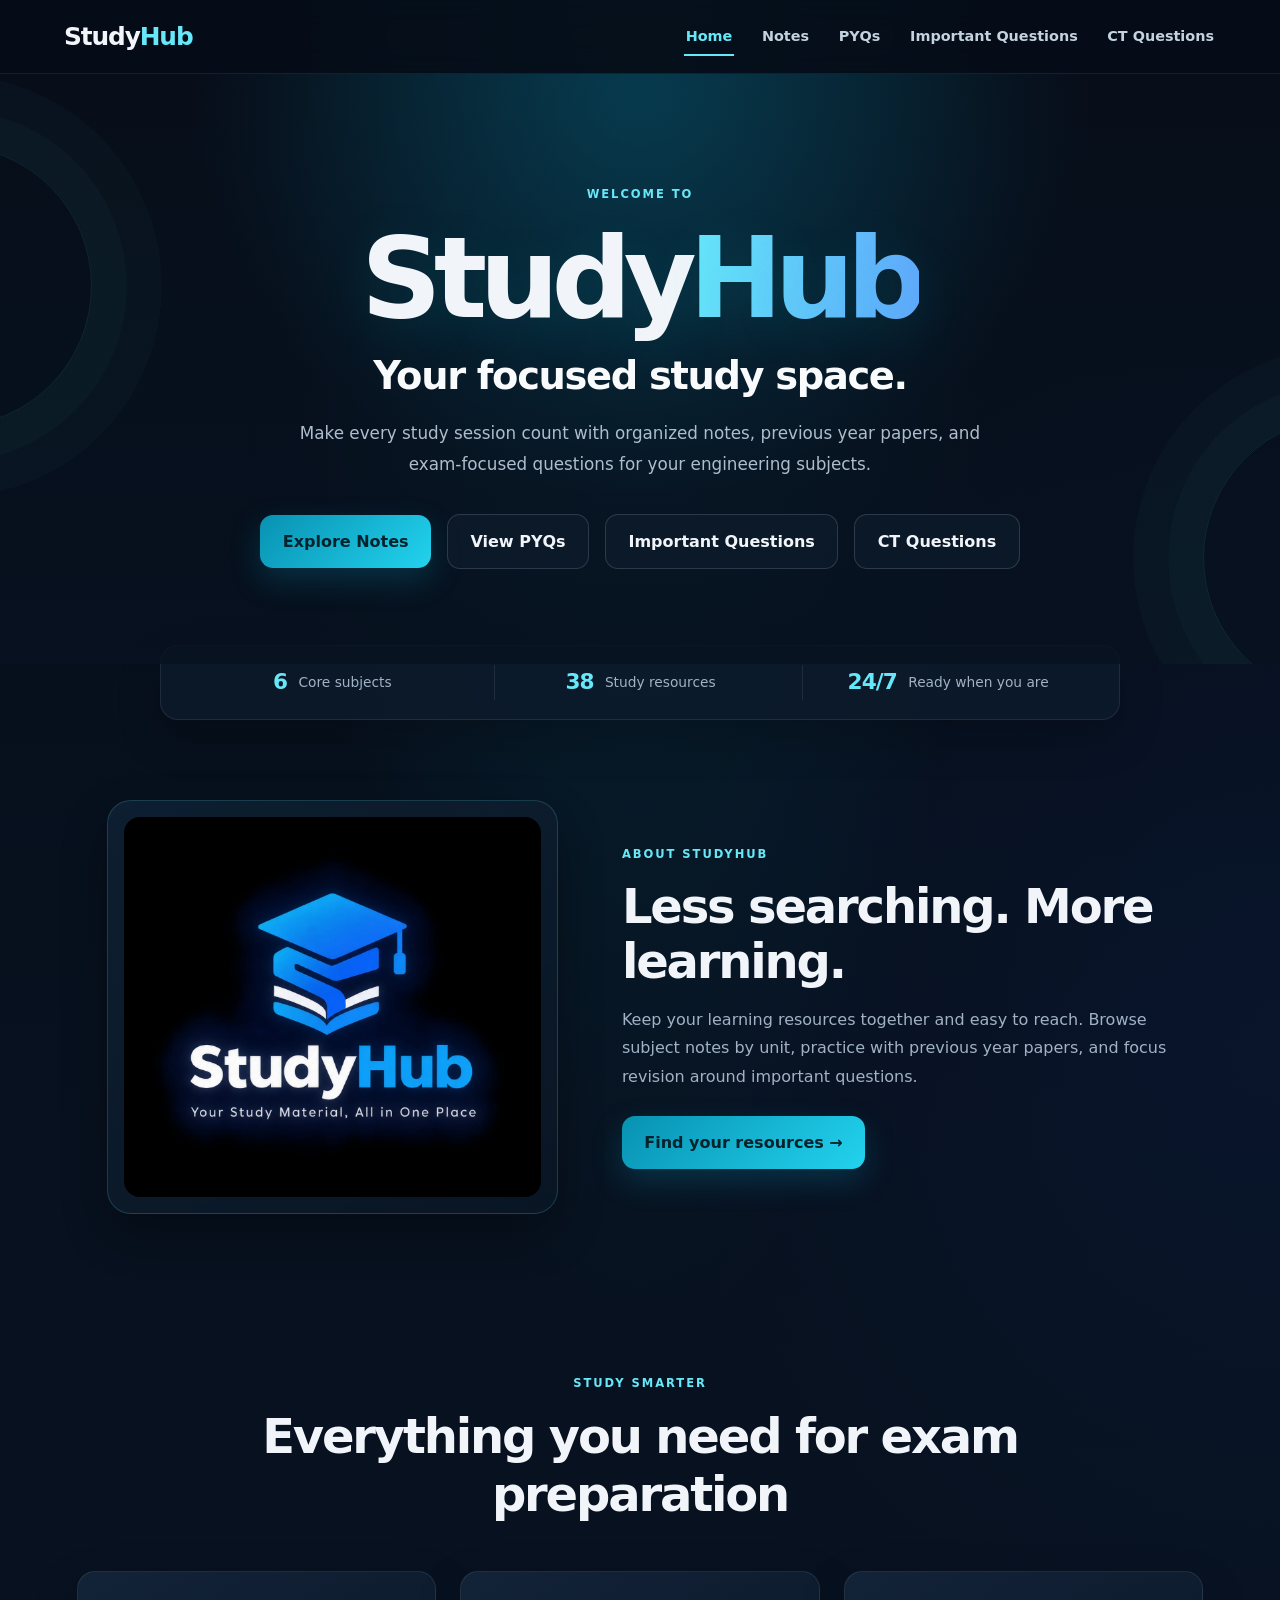
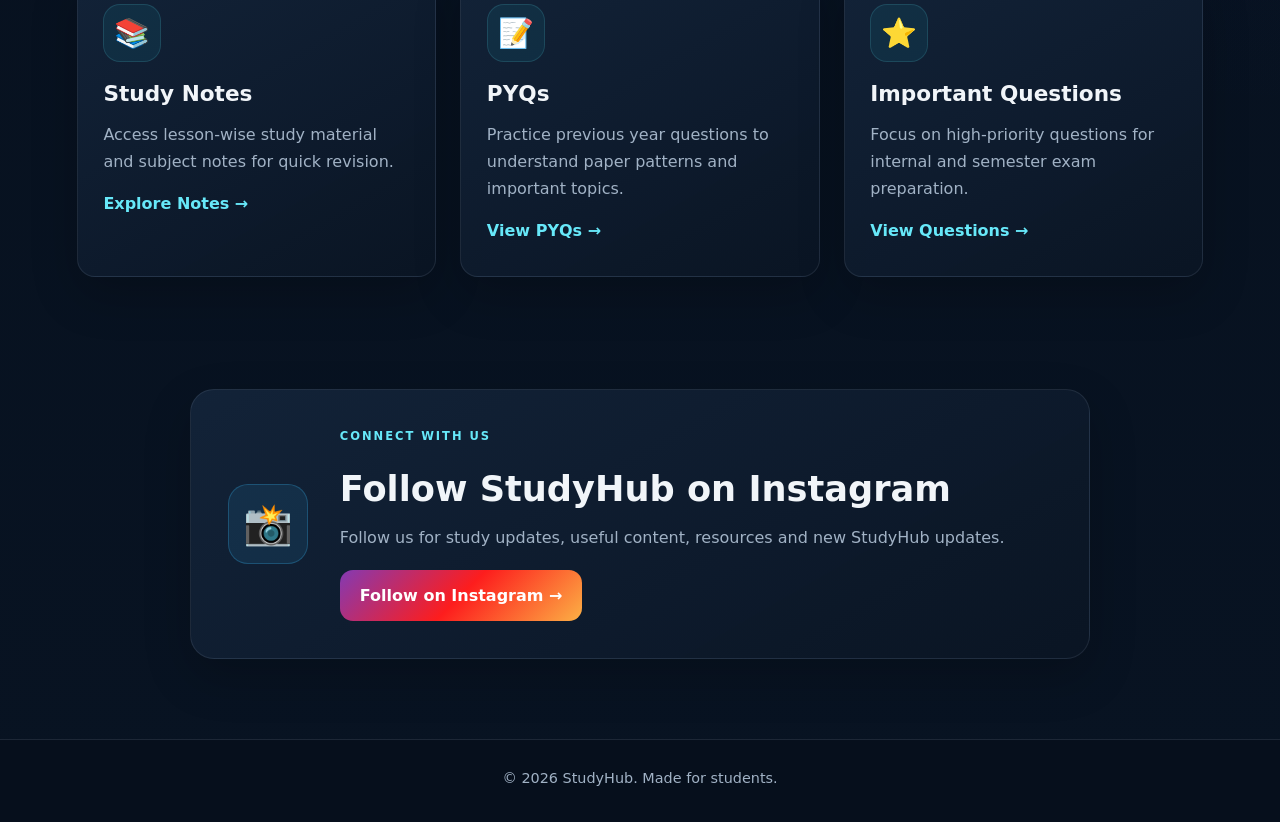
<file: index.html>
<!DOCTYPE html>
<html lang="en">
<head>
    <meta charset="UTF-8">
    <meta name="viewport" content="width=device-width, initial-scale=1.0">
    <meta name="description" content="Study smarter with organized engineering notes, previous year question papers, and exam-focused questions in one place.">
    <meta name="theme-color" content="#07111f">

    <title>StudyHub | Your focused study space</title>

    <link rel="stylesheet" href="css/style.css">
</head>

<body>

    <header class="navbar">
        <div class="logo">
            Study<span>Hub</span>
        </div>

        <nav>
            <a href="index.html" class="active">Home</a>
            <a href="notes.html">Notes</a>
            <a href="pyqs.html">PYQs</a>
            <a href="important-questions.html">Important Questions</a>
            <a href="ct-questions.html">CT Questions</a>
        </nav>
    </header>


    <main>

        <section class="hero">

            <div class="hero-content">

                <p class="small-heading">WELCOME TO</p>

                <h1>
                    Study<span>Hub</span>
                </h1>

                <h2>
                    Your focused study space.
                </h2>

                <p class="hero-text">
                    Make every study session count with organized notes,
                    previous year papers, and exam-focused questions for
                    your engineering subjects.
                </p>

                <div class="hero-buttons">
                    <a href="notes.html" class="primary-button">
                        Explore Notes
                    </a>

                    <a href="pyqs.html" class="secondary-button">
                        View PYQs
                    </a>

                    <a href="important-questions.html" class="secondary-button">
                        Important Questions
                    </a>

                    <a href="ct-questions.html" class="secondary-button">
                        CT Questions
                    </a>
                </div>

            </div>

        </section>

        <section class="stats-strip" aria-label="StudyHub resource overview">
            <div class="stat-item">
                <strong>6</strong>
                <span>Core subjects</span>
            </div>
            <div class="stat-item">
                <strong>38</strong>
                <span>Study resources</span>
            </div>
            <div class="stat-item">
                <strong>24/7</strong>
                <span>Ready when you are</span>
            </div>
        </section>

        <section class="about-studyhub">

            <div class="about-image">

                <div class="photo-placeholder">
                    <img src="img/img.jpeg" alt="StudyHub study space">
                    
                </div>

            </div>

            <div class="about-content">

                <p class="eyebrow">ABOUT STUDYHUB</p>

                <h2>
                    Less searching. More learning.
                </h2>

                <p>
                    Keep your learning resources together and easy to reach.
                    Browse subject notes by unit, practice with previous year
                    papers, and focus revision around important questions.
                </p>

                <a href="notes.html" class="primary-button">
                    Find your resources →
                </a>

            </div>

        </section>

        <section class="features">

            <div class="section-heading">

                <p class="eyebrow">
                    STUDY SMARTER
                </p>

                <h2>
                    Everything you need for exam preparation
                </h2>

            </div>


            <div class="feature-container">

                <article class="feature-card">

                    <div class="feature-icon">
                        📚
                    </div>

                    <h3>
                        Study Notes
                    </h3>

                    <p>
                        Access lesson-wise study material and subject notes
                        for quick revision.
                    </p>

                    <a href="notes.html">
                        Explore Notes →
                    </a>

                </article>


             
                <article class="feature-card">

                    <div class="feature-icon">
                        📝
                    </div>

                    <h3>
                        PYQs
                    </h3>

                    <p>
                        Practice previous year questions to understand
                        paper patterns and important topics.
                    </p>

                    <a href="pyqs.html">
                        View PYQs →
                    </a>

                </article>


                <article class="feature-card">

                    <div class="feature-icon">
                        ⭐
                    </div>

                    <h3>
                        Important Questions
                    </h3>

                    <p>
                        Focus on high-priority questions for internal
                        and semester exam preparation.
                    </p>

                    <a href="important-questions.html">
                        View Questions →
                    </a>

                </article>

            </div>

        </section>


       
        <section class="instagram-section">

            <div class="instagram-card">

                <div class="instagram-icon">
                    📸
                </div>

                <div class="instagram-content">

                    <p class="eyebrow">
                        CONNECT WITH US
                    </p>

                    <h2>
                        Follow StudyHub on Instagram
                    </h2>

                    <p>
                        Follow us for study updates, useful content,
                        resources and new StudyHub updates.
                    </p>

                    <a
                        href="https://www.instagram.com/web__developer__paid/"
                        target="_blank"
                        rel="noopener noreferrer"
                        class="instagram-button"
                    >
                        Follow on Instagram →
                    </a>

                </div>

            </div>

        </section>

    </main>

    <footer>

        <p>
            © <span id="year"></span> StudyHub.
            Made for students.
        </p>

    </footer>


    <script src="script.js"></script>

</body>
</html>
</file>
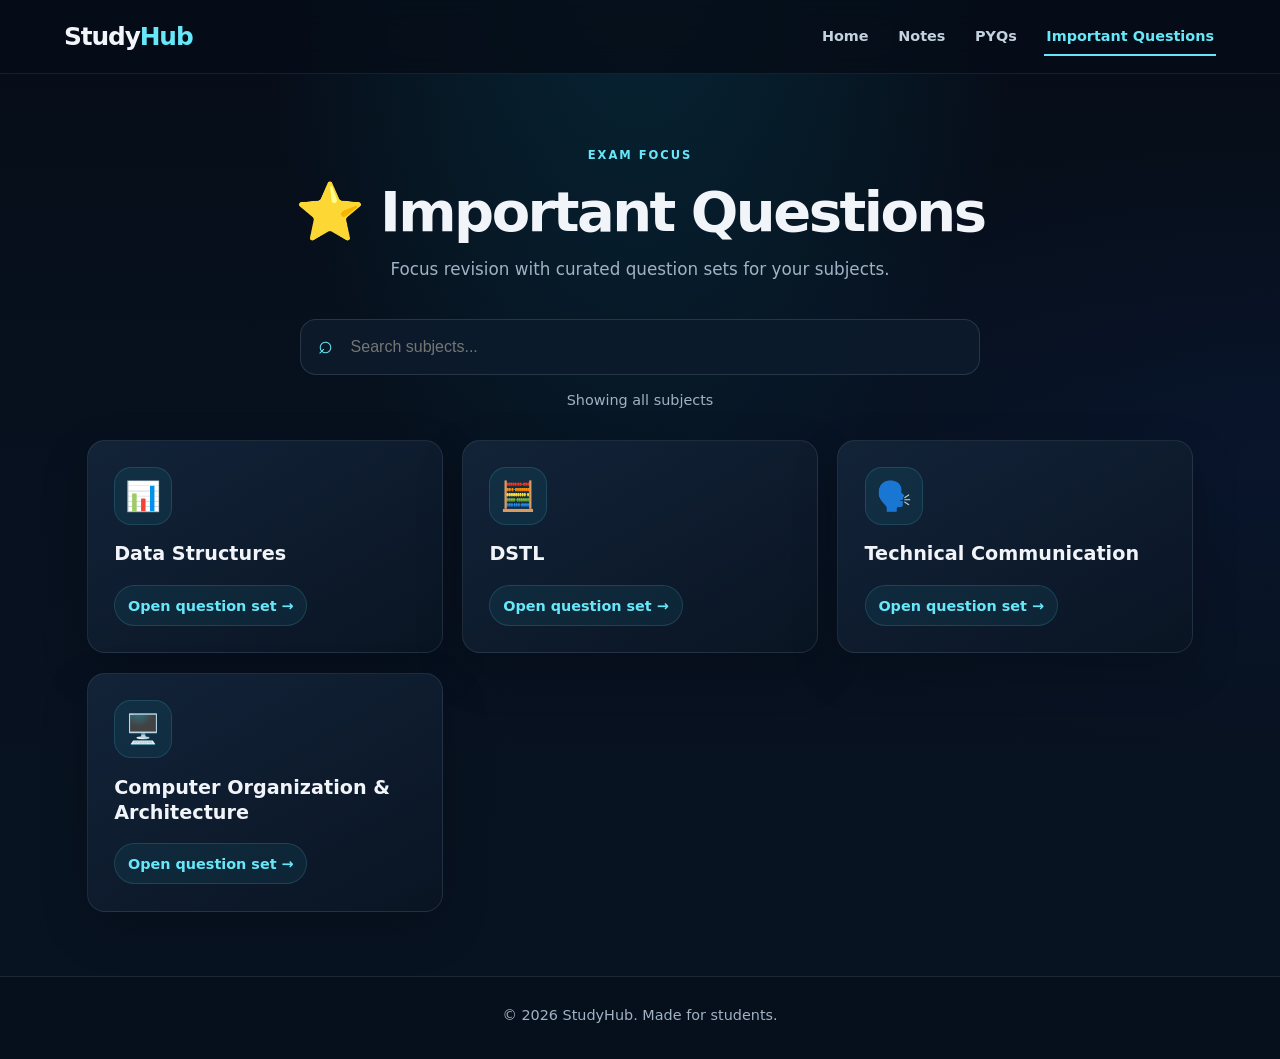
<file: important-questions.html>
<!DOCTYPE html>
<html lang="en">
<head>
    <meta charset="UTF-8">
    <meta name="viewport" content="width=device-width, initial-scale=1.0">
    <meta name="description" content="Review high-priority engineering exam questions, organized by subject.">
    <meta name="theme-color" content="#07111f">
    <title>StudyHub | Important Questions</title>
    <link rel="stylesheet" href="css/style.css">
</head>
<body>
    <header class="navbar">
        <div class="logo">Study<span>Hub</span></div>

        <nav>
            <a href="index.html">Home</a>
            <a href="notes.html">Notes</a>
            <a href="pyqs.html">PYQs</a>
            <a href="important-questions.html" class="active">Important Questions</a>
        </nav>

    </header>

    <main>
        <section class="page-shell">
            <div class="page-heading">
                <p class="eyebrow">EXAM FOCUS</p>
                <h1>⭐ Important Questions</h1>
                <p>Focus revision with curated question sets for your subjects.</p>
            </div>

            <div class="search-wrap">
                <label class="visually-hidden" for="subjectSearch">Search important questions</label>
                <input id="subjectSearch" type="search" placeholder="Search subjects..." autocomplete="off">
            </div>
            <p class="resource-count" id="resourceCount" aria-live="polite">Showing all subjects</p>

            <div class="subject-grid">

                <article class="subject-card" data-search="data structures algorithms arrays trees graphs">
                    <div class="subject-icon">📊</div>
                    <h2>Data Structures</h2>
                    <ul class="unit-list">
                        <li><a href="important%20question/Data%20Structure/DS%20imp%20questions.pdf" target="_blank" rel="noopener noreferrer">Open question set →</a></li>
                        
                    </ul>
                </article>

                <article class="subject-card" data-search="dstl discrete structures theory logic mathematics">
                    <div class="subject-icon">🧮</div>
                    <h2>DSTL</h2>
                    <ul class="unit-list">
                        <li><a href="important%20question/DSTL/DSTL%20imp%20questions.pdf" target="_blank" rel="noopener noreferrer">Open question set →</a></li>
                    </ul>
                    
                </article>

                <article class="subject-card" data-search="technical communication writing presentation">
                    <div class="subject-icon">🗣️</div>
                    <h2>Technical Communication</h2>
                    <ul class="unit-list">
                        <li><a href="important%20question/Technical%20Communication/Technical%20Communication%20imp%20questions.pdf" target="_blank" rel="noopener noreferrer">Open question set →</a></li>
                    </ul>
                </article>

                <article class="subject-card" data-search="computer organization architecture coa cpu memory">
                    <div class="subject-icon">🖥️</div>
                    <h2>Computer Organization &amp; Architecture</h2>
                    <ul class="unit-list">
                        <li><a href="important%20question/COA/COA%20imp%20questions.pdf" target="_blank" rel="noopener noreferrer">Open question set →</a></li>
                    </ul>
                </article>
                <p class="empty-state" id="emptyState" hidden>No subjects match that search. Try another keyword.</p>
            </div>
        </section>
    </main>

    <footer>
        <p>© <span id="year"></span> StudyHub. Made for students.</p>
    </footer>

    <script src="script.js"></script>
</body>
</html>
</file>
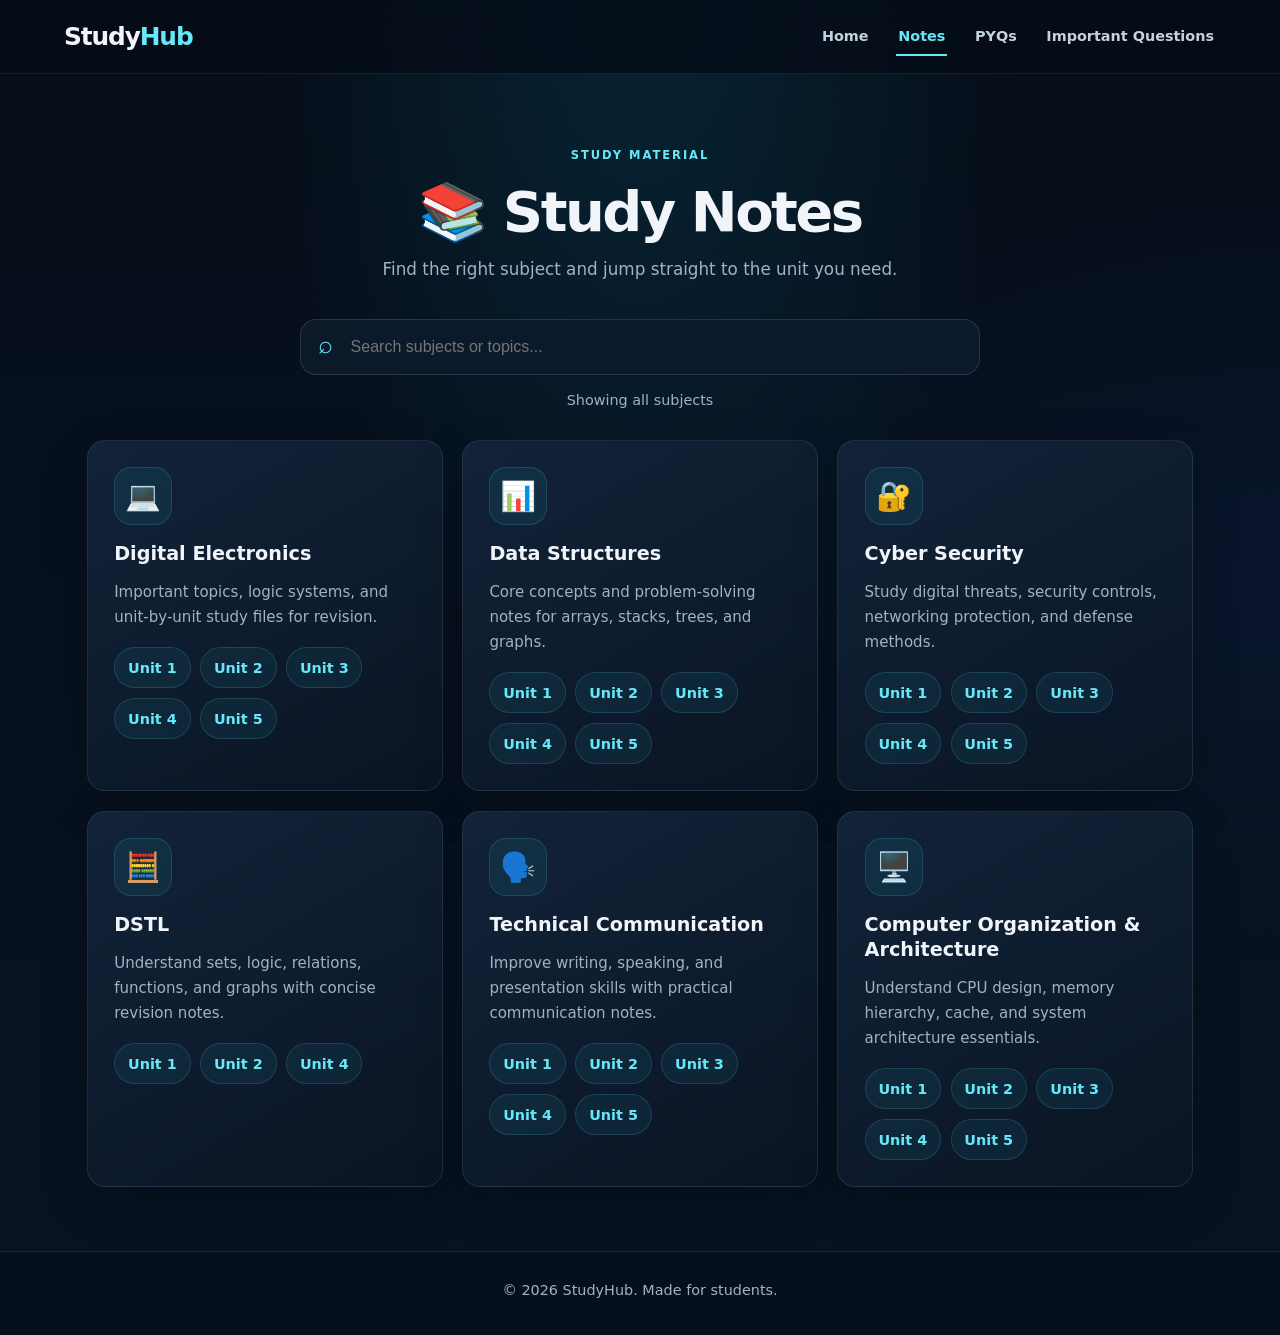
<file: notes.html>
<!DOCTYPE html>
<html lang="en">
<head>
    <meta charset="UTF-8">
    <meta name="viewport" content="width=device-width, initial-scale=1.0">
    <meta name="description" content="Browse engineering subject notes, organized by unit for easy review and revision.">
    <meta name="theme-color" content="#07111f">
    <title>StudyHub | Notes</title>
    <link rel="stylesheet" href="css/style.css">
</head>
<body>
    <header class="navbar">
        <div class="logo">Study<span>Hub</span></div>

        <nav>
            <a href="index.html">Home</a>
            <a href="notes.html" class="active">Notes</a>
            <a href="pyqs.html">PYQs</a>
            <a href="important-questions.html">Important Questions</a>
        </nav>

    </header>

    <main>
        <section class="page-shell">
            <div class="page-heading">
                <p class="eyebrow">STUDY MATERIAL</p>
                <h1>📚 Study Notes</h1>
                <p class="page-text">
                    Find the right subject and jump straight to the unit you need.
                </p>
            </div>

            <div class="search-wrap">
                <label class="visually-hidden" for="subjectSearch">Search study notes</label>
                <input id="subjectSearch" type="search" placeholder="Search subjects or topics..." autocomplete="off">
            </div>
            <p class="resource-count" id="resourceCount" aria-live="polite">Showing all subjects</p>

            <div class="subject-grid">
                <article class="subject-card" data-search="digital electronics number systems logic gates combinational circuits sequential circuits">
                    <div class="subject-icon">💻</div>
                    <h2>Digital Electronics</h2>
                    <p>Important topics, logic systems, and unit-by-unit study files for revision.</p>
                    <ul class="unit-list">
                        <li><a href="notes/Digital%20Electronics/DE%20Unit%201.pdf"> Unit 1</a></li>
                        <li><a href="notes/Digital%20Electronics/DE%20Unit%202.pdf"> Unit 2</a></li>
                        <li><a href="notes/Digital%20Electronics/DE%20Unit%203.pdf">Unit 3</a></li>
                        <li><a href="notes/Digital%20Electronics/DE%20Unit%204.pdf">Unit 4</a></li>
                        <li><a href="notes/Digital%20Electronics/DE%20Unit%205.pdf"">Unit 5</a></li>
                    </ul>
                </article>

                <article class="subject-card" data-search="data structures arrays stacks queues trees graphs sorting">
                    <div class="subject-icon">📊</div>
                    <h2>Data Structures</h2>
                    <p>Core concepts and problem-solving notes for arrays, stacks, trees, and graphs.</p>
                    <ul class="unit-list">
                        <li><a href="notes/data%20structure/DS%20Unit%201.pdf" target="_blank" rel="noopener noreferrer" download="DS Unit 1.pdf">Unit 1</a></li>
                        <li><a href="notes/data%20structure/DS%20Unit%202%20.pdf" target="_blank" rel="noopener noreferrer" download="DS Unit 2.pdf">Unit 2</a></li>
                        <li><a href="notes/data%20structure/DS%20Unit%203.pdf" target="_blank" rel="noopener noreferrer">Unit 3</a></li>
                        <li><a href="notes/data%20structure/DS%20Unit%204.pdf" target="_blank" rel="noopener noreferrer">Unit 4</a></li>
                        <li><a href="notes/data%20structure/DS%20Unit%205.pdf" target="_blank" rel="noopener noreferrer">Unit 5</a></li>
                    </ul>
                </article>

                <article class="subject-card" data-search="cyber security cryptography network attacks malware access control">
                    <div class="subject-icon">🔐</div>
                    <h2>Cyber Security</h2>
                    <p>Study digital threats, security controls, networking protection, and defense methods.</p>
                    <ul class="unit-list">
                        <li><a href="notes/Cyber%20Security/Cyber%20Security%20Unit%201.pdf" target="_blank" rel="noreferrer">Unit 1</a></li>
                        <li><a href="notes/Cyber%20Security/Cyber%20Security%20Unit%202.pdf" target="_blank" rel="noreferrer">Unit 2</a></li>
                        <li><a href="notes/Cyber%20Security/Cyber%20Security%20Unit%203.pdf" target="_blank" rel="noreferrer">Unit 3</a></li>
                        <li><a href="notes/Cyber%20Security/Cyber%20Security%20Unit%204.pdf" target="_blank" rel="noreferrer">Unit 4</a></li>
                        <li><a href="notes/Cyber%20Security/Cyber%20Security%20Unit%205.pdf" target="_blank" rel="noreferrer">Unit 5</a></li>
                    </ul>
                </article>

                <article class="subject-card" data-search="discrete mathematics set relations logic graph theory functions">
                    <div class="subject-icon">🧮</div>
                    <h2>DSTL</h2>
                    <p>Understand sets, logic, relations, functions, and graphs with concise revision notes.</p>
                    <ul class="unit-list">
                        <li><a href="notes/DSTL/DSTL%20Unit%201.pdf" target="_blank" rel="noreferrer">Unit 1</a></li>
                        <li><a href="notes/DSTL/DSTL%20Unit%202.pdf" target="_blank" rel="noreferrer">Unit 2</a></li>
                        <li><a href="notes/DSTL/DSTL%20Unit%204.pdf" target="_blank" rel="noreferrer">Unit 4</a></li>
                    </ul>
                </article>

                <article class="subject-card" data-search="technical communication resume report presentation correspondence writing">
                    <div class="subject-icon">🗣️</div>
                    <h2>Technical Communication</h2>
                    <p>Improve writing, speaking, and presentation skills with practical communication notes.</p>
                    <ul class="unit-list">
                        <li><a href="notes/technical%20communication/TC%20Unit%201.pdf" target="_blank" rel="noopener noreferrer">Unit 1</a></li>
                        <li><a href="notes/technical%20communication/TC%20Unit%202.pdf" target="_blank" rel="noopener noreferrer">Unit 2</a></li>
                        <li><a href="notes/technical%20communication/TC%20Unit%203.pdf" target="_blank" rel="noopener noreferrer">Unit 3</a></li>
                        <li><a href="notes/technical%20communication/TC%20Unit%204.pdf" target="_blank" rel="noopener noreferrer">Unit 4</a></li>
                        <li><a href="notes/technical%20communication/TC%20Unit%205.pdf" target="_blank" rel="noopener noreferrer">Unit 5</a></li>
                    </ul>
                </article>

                <article class="subject-card" data-search="computer organization architecture cpu memory cache input output">
                    <div class="subject-icon">🖥️</div>
                    <h2>Computer Organization &amp; Architecture</h2>
                    <p>Understand CPU design, memory hierarchy, cache, and system architecture essentials.</p>
                    <ul class="unit-list">
                        <li><a href="notes/COA/COA%20Unit%201.pdf" target="_blank" rel="noreferrer">Unit 1</a></li>
                        <li><a href="notes/COA/COA%20Unit%202.pdf" target="_blank" rel="noreferrer">Unit 2</a></li>
                        <li><a href="notes/COA/COA%20Unit%203.pdf" target="_blank" rel="noreferrer">Unit 3</a></li>
                        <li><a href="notes/COA/COA%20Unit%204.pdf" target="_blank" rel="noreferrer">Unit 4</a></li>
                        <li><a href="notes/COA/COA%20Unit%205.pdf" target="_blank" rel="noreferrer">Unit 5</a></li>
                    </ul>
                </article>
                <p class="empty-state" id="emptyState" hidden>No subjects match that search. Try another keyword.</p>
            </div>
        </section>
    </main>

    <footer>
        <p>© <span id="year"></span> StudyHub. Made for students.</p>
    </footer>

    <script src="script.js"></script>
</body>
</html>
</file>
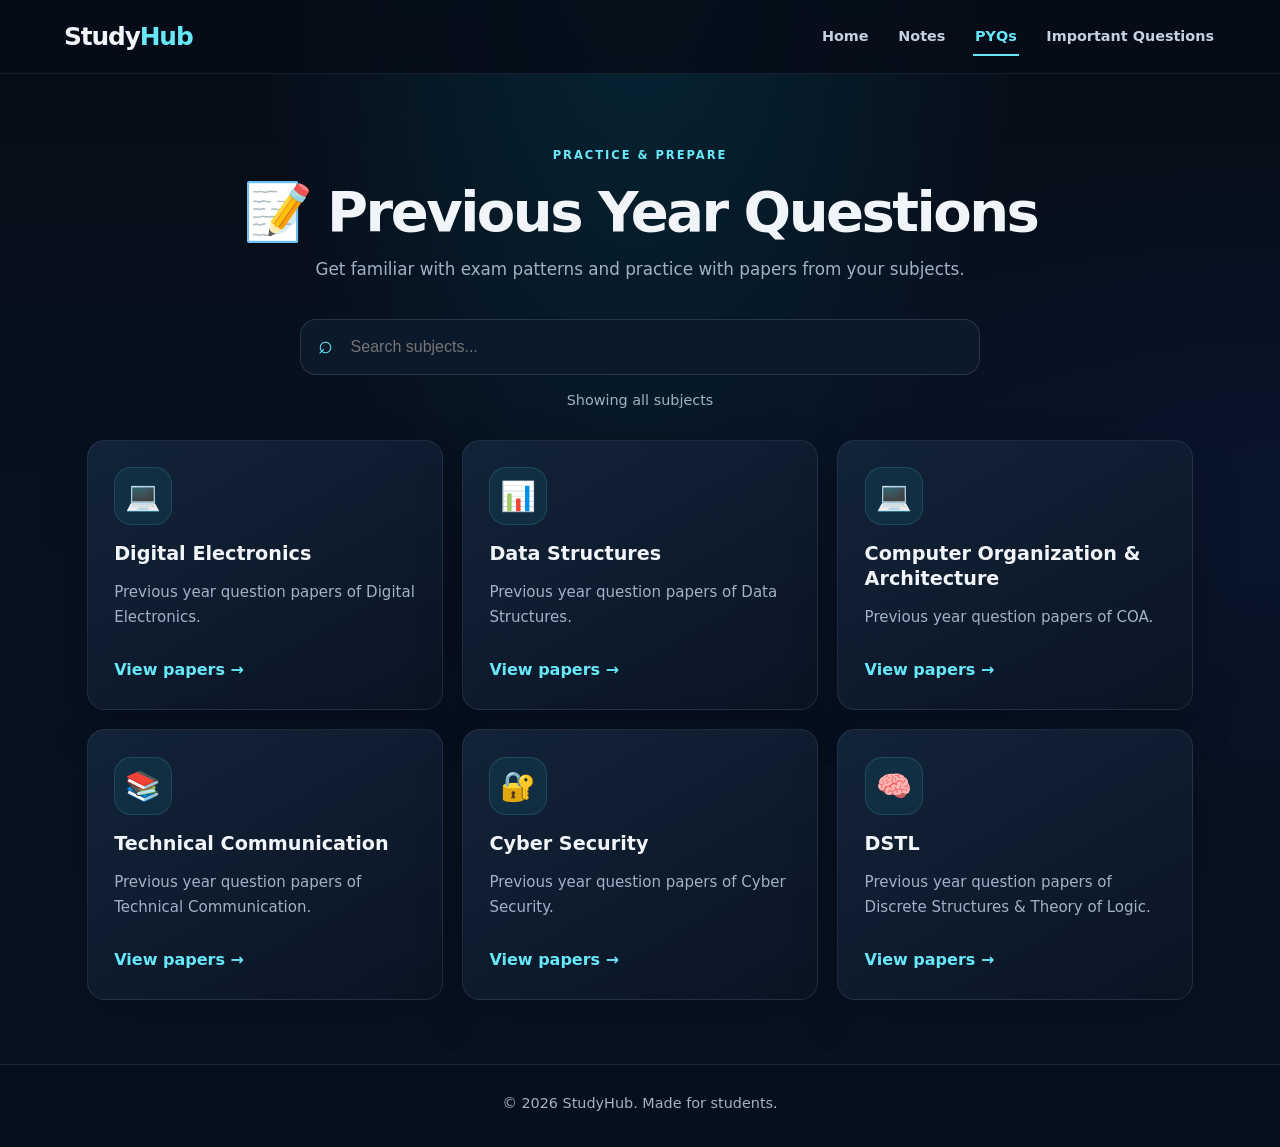
<file: pyqs.html>
<!DOCTYPE html>
<html lang="en">
<head>
    <meta charset="UTF-8">
    <meta name="viewport" content="width=device-width, initial-scale=1.0">
    <meta name="description" content="Practice with previous year question papers for StudyHub engineering subjects.">
    <meta name="theme-color" content="#07111f">
    <title>StudyHub | Previous Year Questions</title>
    <link rel="stylesheet" href="css/style.css">
</head>
<body>
    <header class="navbar">
        <div class="logo">Study<span>Hub</span></div>
        <nav>
            <a href="index.html">Home</a>
            <a href="notes.html">Notes</a>
            <a href="pyqs.html" class="active">PYQs</a>
            <a href="important-questions.html">Important Questions</a>
        </nav>
    </header>

    <main>
        <section class="page-shell">
            <div class="page-heading">
                <p class="eyebrow">PRACTICE &amp; PREPARE</p>
                <h1>📝 Previous Year Questions</h1>
                <p class="page-text">Get familiar with exam patterns and practice with papers from your subjects.</p>
            </div>

            <div class="search-wrap">
                <label class="visually-hidden" for="subjectSearch">Search previous year papers</label>
                <input id="subjectSearch" type="search" placeholder="Search subjects..." autocomplete="off">
            </div>
            <p class="resource-count" id="resourceCount" aria-live="polite">Showing all subjects</p>

            <div class="subject-cards">
                <a href="pyqs/Digital%20Electronics/Digital%20Electronics%20pyqs.pdf" class="subject-card" data-search="digital electronics logic gates circuits" target="_blank" rel="noopener noreferrer">
                    <div class="subject-icon">💻</div>
                    <h2>Digital Electronics</h2>
                    <p>Previous year question papers of Digital Electronics.</p>
                    <span class="view-subject">View papers →</span>
                </a>

                <a href="pyqs/Data%20Structure/Data%20Structure%20pyqs.pdf" class="subject-card" data-search="data structures algorithms arrays trees graphs" target="_blank" rel="noopener noreferrer">
                    <div class="subject-icon">📊</div>
                    <h2>Data Structures</h2>
                    <p>Previous year question papers of Data Structures.</p>
                    <span class="view-subject">View papers →</span>
                </a>

                <a href="pyqs/COA/COA%20pyqs.pdf" class="subject-card" data-search="computer organization architecture coa cpu memory" target="_blank" rel="noopener noreferrer">
                    <div class="subject-icon">💻</div>
                    <h2>Computer Organization &amp; Architecture</h2>
                    <p>Previous year question papers of COA.</p>
                    <span class="view-subject">View papers →</span>
                </a>

                <a href="pyqs/Technical%20Communication/Technical%20Communication%20pyqs.pdf" class="subject-card" data-search="technical communication writing presentation" target="_blank" rel="noopener noreferrer">
                    <div class="subject-icon">📚</div>
                    <h2>Technical Communication</h2>
                    <p>Previous year question papers of Technical Communication.</p>
                    <span class="view-subject">View papers →</span>
                </a>

                <a href="pyqs/Cyber%20Security/Cyber%20Security%20pyqs.pdf" class="subject-card" data-search="cyber security cybersecurity cryptography network" target="_blank" rel="noopener noreferrer">
                    <div class="subject-icon">🔐</div>
                    <h2>Cyber Security</h2>
                    <p>Previous year question papers of Cyber Security.</p>
                    <span class="view-subject">View papers →</span>
                </a>

                <a href="pyqs/DSTL/DSTL%20pyqs.pdf" class="subject-card" data-search="dstl discrete structures theory logic mathematics" target="_blank" rel="noopener noreferrer">
                    <div class="subject-icon">🧠</div>
                    <h2>DSTL</h2>
                    <p>Previous year question papers of Discrete Structures &amp; Theory of Logic.</p>
                    <span class="view-subject">View papers →</span>
                </a>

                <p class="empty-state" id="emptyState" hidden>No subjects match that search. Try another keyword.</p>
            </div>
        </section>
    </main>

    <footer>
        <p>© <span id="year"></span> StudyHub. Made for students.</p>
    </footer>
    <script src="script.js"></script>
</body>
</html>
</file>
<file: css/style.css>
:root {
    --bg: #06111d;
    --bg-soft: #0b1726;
    --panel: #0f1c2d;
    --panel-light: #13243a;
    --line: rgba(148, 163, 184, 0.18);
    --primary: #38bdf8;
    --primary-dark: #0284c7;
    --text: #e8f1f8;
    --muted: #94a8ba;
    --white: #ffffff;
    --shadow: rgba(0, 0, 0, 0.3);
}


* {
    margin: 0;
    padding: 0;
    box-sizing: border-box;
}

html {
    scroll-behavior: smooth;
}

body {
    font-family: Arial, sans-serif;
    background:
        radial-gradient(circle at top, rgba(14, 116, 144, 0.16), transparent 35%),
        linear-gradient(180deg, #020b13 0%, #06111d 45%, #081322 100%);
    color: var(--text);
    min-height: 100vh;
    line-height: 1.6;
}

a {
    color: inherit;
    text-decoration: none;
}

img {
    max-width: 100%;
    display: block;
}



/*
   NAVBAR
========================= */

.navbar {
    min-height: 76px;
    padding: 0 6%;
    display: flex;
    align-items: center;
    justify-content: space-between;

    background: rgba(5, 14, 25, 0.92);
    border-bottom: 1px solid var(--line);

    position: sticky;
    top: 0;
    z-index: 100;

    backdrop-filter: blur(14px);
}

.logo {
    font-size: 1.8rem;
    font-weight: 800;
    letter-spacing: 0.03em;
    white-space: nowrap;
}

.logo span,
.hero h1 span {
    color: var(--primary);
}

nav {
    display: flex;
    align-items: center;
    gap: 1.8rem;
}

nav a {
    color: #dbeafe;
    font-size: 0.95rem;
    font-weight: 600;
    padding: 8px 2px;
    position: relative;
    transition: 0.25s ease;
}

nav a::after {
    content: "";
    position: absolute;
    left: 0;
    bottom: 0;
    width: 0;
    height: 2px;
    background: var(--primary);
    transition: width 0.25s ease;
}

nav a:hover,
nav a.active {
    color: var(--primary);
}

nav a:hover::after,
nav a.active::after {
    width: 100%;
}



.hero {
    min-height: 560px;
    padding: 6rem 1.5rem 5rem;

    display: flex;
    align-items: center;
    justify-content: center;

    text-align: center;

    background:
        radial-gradient(
            circle at 50% 0%,
            rgba(14, 116, 144, 0.4),
            rgba(2, 6, 23, 0.08) 40%
        );
}

.hero-content {
    max-width: 900px;
}

.small-heading,
.eyebrow {
    color: var(--primary);
    text-transform: uppercase;
    letter-spacing: 0.22em;
    font-size: 0.75rem;
    font-weight: 800;
    margin-bottom: 1rem;
}

.hero h1 {
    font-size: clamp(3.2rem, 8vw, 5.8rem);
    line-height: 1.05;
    margin-bottom: 1rem;
    letter-spacing: -0.04em;
}

.hero h2 {
    font-size: clamp(1.5rem, 3vw, 2.6rem);
    line-height: 1.2;
    color: #f8fafc;
    margin-bottom: 1.2rem;
}

.hero-text {
    max-width: 720px;
    margin: 0 auto;
    color: var(--muted);
    font-size: 1.05rem;
    line-height: 1.8;
}




.hero-buttons {
    margin-top: 2.2rem;

    display: flex;
    justify-content: center;
    align-items: center;
    gap: 1rem;
    flex-wrap: wrap;
}

.primary-button,
.secondary-button {
    display: inline-flex;
    align-items: center;
    justify-content: center;

    min-height: 48px;
    padding: 0.85rem 1.4rem;

    border-radius: 12px;
    font-weight: 700;

    transition:
        transform 0.25s ease,
        box-shadow 0.25s ease,
        background 0.25s ease;
}

.primary-button {
    color: white;
    background: linear-gradient(
        135deg,
        var(--primary-dark),
        var(--primary)
    );

    box-shadow: 0 10px 25px rgba(2, 132, 199, 0.28);
}

.secondary-button {
    color: var(--text);
    background: rgba(15, 23, 42, 0.7);
    border: 1px solid rgba(148, 163, 184, 0.32);
}

.primary-button:hover,
.secondary-button:hover {
    transform: translateY(-3px);
}

.primary-button:hover {
    box-shadow: 0 14px 30px rgba(2, 132, 199, 0.4);
}

.secondary-button:hover {
    border-color: var(--primary);
    color: var(--primary);
}




.about-studyhub {
    max-width: 1150px;
    margin: 0 auto;
    padding: 5rem 6%;

    display: grid;
    grid-template-columns: 0.9fr 1.1fr;
    align-items: center;
    gap: 4rem;
}

.about-image {
    width: 100%;
}

.photo-placeholder {
    min-height: 320px;

    display: flex;
    flex-direction: column;
    align-items: center;
    justify-content: center;

    text-align: center;

    border-radius: 24px;

    background:
        linear-gradient(
            135deg,
            rgba(56, 189, 248, 0.12),
            rgba(15, 23, 42, 0.9)
        );

    border: 1px dashed rgba(56, 189, 248, 0.45);

    box-shadow: 0 20px 45px var(--shadow);
}

.photo-placeholder span {
    font-size: 4rem;
    margin-bottom: 1rem;
}

.photo-placeholder p {
    color: var(--muted);
    font-weight: 600;
}

.about-content h2 {
    font-size: clamp(2rem, 4vw, 3rem);
    line-height: 1.15;
    margin-bottom: 1rem;
}

.about-content > p:not(.eyebrow) {
    color: var(--muted);
    line-height: 1.8;
    margin-bottom: 1.5rem;
    max-width: 600px;
}




.features {
    padding: 5rem 6%;
}

.section-heading {
    max-width: 800px;
    margin: 0 auto 2.5rem;
    text-align: center;
}

.section-heading h2 {
    font-size: clamp(2rem, 4vw, 3rem);
    line-height: 1.2;
}

.feature-container {
    max-width: 1200px;
    margin: 0 auto;

    display: grid;
    grid-template-columns: repeat(3, minmax(0, 1fr));
    gap: 1.5rem;
}

.feature-card,
.subject-card {
    background:
        linear-gradient(
            180deg,
            rgba(17, 28, 45, 0.96),
            rgba(10, 22, 37, 0.98)
        );

    border: 1px solid var(--line);
    border-radius: 18px;

    padding: 2rem 1.6rem;

    box-shadow: 0 15px 35px rgba(0, 0, 0, 0.2);

    transition:
        transform 0.25s ease,
        border-color 0.25s ease,
        box-shadow 0.25s ease;
}

.feature-card:hover,
.subject-card:hover {
    transform: translateY(-7px);
    border-color: rgba(56, 189, 248, 0.65);
    box-shadow: 0 20px 40px rgba(0, 0, 0, 0.3);
}

.feature-icon,
.subject-icon {
    font-size: 2.5rem;
    margin-bottom: 1.1rem;
}

.feature-card h3,
.subject-card h2 {
    font-size: 1.35rem;
    line-height: 1.3;
    margin-bottom: 0.8rem;
}

.feature-card p,
.subject-card p {
    color: var(--muted);
    line-height: 1.7;
    margin-bottom: 1rem;
}

.feature-card a,
.unit-list a,
.view-subject {
    color: var(--primary);
    font-weight: 700;
    transition: color 0.2s ease;
}

.feature-card a:hover,
.unit-list a:hover,
.view-subject:hover {
    color: #7dd3fc;
}




.instagram-section {
    padding: 2rem 6% 5rem;
}

.instagram-card {
    max-width: 900px;
    margin: 0 auto;

    display: flex;
    align-items: center;
    gap: 2rem;

    padding: 2.3rem;

    background:
        linear-gradient(
            135deg,
            rgba(15, 28, 45, 0.98),
            rgba(10, 22, 37, 0.98)
        );

    border: 1px solid var(--line);
    border-radius: 22px;

    box-shadow: 0 18px 45px rgba(0, 0, 0, 0.25);
}

.instagram-icon {
    width: 80px;
    height: 80px;

    flex-shrink: 0;

    display: flex;
    align-items: center;
    justify-content: center;

    border-radius: 20px;

    font-size: 2.5rem;

    background: rgba(56, 189, 248, 0.1);
    border: 1px solid rgba(56, 189, 248, 0.25);
}

.instagram-content h2 {
    font-size: clamp(1.5rem, 3vw, 2.2rem);
    margin-bottom: 0.5rem;
}

.instagram-content > p:not(.eyebrow) {
    color: var(--muted);
    margin-bottom: 1.2rem;
}

.instagram-button {
    display: inline-flex;
    align-items: center;
    justify-content: center;

    padding: 0.8rem 1.25rem;

    border-radius: 10px;

    color: white;
    font-weight: 700;

    background: linear-gradient(
        135deg,
        #833ab4,
        #fd1d1d,
        #fcb045
    );

    transition: transform 0.25s ease, box-shadow 0.25s ease;
}

.instagram-button:hover {
    transform: translateY(-3px);
    box-shadow: 0 10px 25px rgba(253, 29, 29, 0.25);
}


.page-shell {
    max-width: 1180px;
    margin: 0 auto;
    padding: 4.5rem 6% 4rem;
}

.page-heading {
    text-align: center;
    margin-bottom: 2.8rem;
}

.page-heading h1 {
    font-size: clamp(2.2rem, 5vw, 3.5rem);
    line-height: 1.15;
    margin-bottom: 0.8rem;
}

.page-heading p:last-child {
    max-width: 700px;
    margin: 0 auto;
    color: var(--muted);
    font-size: 1.05rem;
}



.search-wrap {
    max-width: 620px;
    margin: 0 auto 2rem;
}

.search-wrap input {
    width: 100%;

    padding: 0.95rem 1rem;

    border-radius: 12px;
    border: 1px solid rgba(148, 163, 184, 0.3);

    background: rgba(15, 23, 42, 0.9);
    color: var(--text);

    font-size: 1rem;
    outline: none;
}

.search-wrap input:focus {
    border-color: var(--primary);
    box-shadow: 0 0 0 3px rgba(56, 189, 248, 0.12);
}



.subject-grid,
.subject-cards {
    width: 100%;

    display: grid;
    grid-template-columns: repeat(2, minmax(0, 1fr));

    gap: 1.5rem;
}

.subject-card {
    display: block;
    width: 100%;

    text-decoration: none;
}

.subject-card h2 {
    word-wrap: break-word;
}

.subject-card p {
    line-height: 1.65;
}



.unit-list {
    list-style: none;

    display: flex;
    flex-wrap: wrap;

    gap: 0.6rem;

    margin-top: 1.1rem;
}

.unit-list li {
    padding: 0.42rem 0.8rem;

    border-radius: 999px;

    background: rgba(56, 189, 248, 0.08);
    border: 1px solid rgba(56, 189, 248, 0.22);

    transition: 0.2s ease;
}

.unit-list li:hover {
    background: rgba(56, 189, 248, 0.15);
    border-color: rgba(56, 189, 248, 0.5);
}

.unit-list a {
    font-size: 0.9rem;
}

.view-subject {
    display: inline-block;
    margin-top: 0.7rem;
}




.hidden-card {
    display: none !important;
}




footer {
    text-align: center;

    padding: 1.7rem 1rem 2rem;

    border-top: 1px solid var(--line);

    color: var(--muted);

    margin-top: 2rem;
}




@media (max-width: 900px) {

    .navbar {
        padding: 1rem 5%;
        flex-wrap: wrap;
        justify-content: center;
        gap: 0.8rem 1.5rem;
    }

    nav {
        width: 100%;
        justify-content: center;
        flex-wrap: wrap;
        gap: 1rem 1.4rem;
    }

    .about-studyhub {
        grid-template-columns: 1fr;
        gap: 2.5rem;
        max-width: 750px;
    }

    .about-image {
        max-width: 600px;
        margin: 0 auto;
    }

    .feature-container {
        grid-template-columns: 1fr;
        max-width: 650px;
    }

    .subject-grid,
    .subject-cards {
        grid-template-columns: 1fr;
    }

}




@media (max-width: 600px) {

    .navbar {
        padding: 1rem;
    }

    .logo {
        font-size: 1.6rem;
    }

    nav {
        gap: 0.7rem 1rem;
    }

    nav a {
        font-size: 0.85rem;
    }

    .hero {
        min-height: 500px;
        padding: 4.5rem 1.2rem 4rem;
    }

    .hero h1 {
        font-size: clamp(3rem, 16vw, 4.5rem);
    }

    .hero h2 {
        font-size: 1.45rem;
    }

    .hero-text {
        font-size: 0.95rem;
    }

    .hero-buttons {
        flex-direction: column;
        width: 100%;
    }

    .primary-button,
    .secondary-button {
        width: 100%;
    }

    .about-studyhub {
        padding: 3.5rem 1.2rem;
    }

    .photo-placeholder {
        min-height: 240px;
    }

    .features {
        padding: 3.5rem 1.2rem;
    }

    .instagram-section {
        padding: 1rem 1.2rem 3.5rem;
    }

    .instagram-card {
        flex-direction: column;
        text-align: center;
        padding: 2rem 1.3rem;
    }

    .instagram-content {
        width: 100%;
    }

    .instagram-button {
        width: 100%;
    }

    .page-shell {
        padding: 3.5rem 1rem;
    }

    .subject-card {
        padding: 1.5rem;
    }

    .unit-list {
        gap: 0.5rem;
    }

}




@media (max-width: 380px) {

    nav {
        gap: 0.5rem 0.8rem;
    }

}

/* Refined visual system */
    :root {
        --bg: #07111f;
        --bg-soft: #0b1728;
        --panel: #101e31;
        --panel-light: #162941;
        --line: rgba(148, 163, 184, 0.16);
        --primary: #67e8f9;
        --primary-dark: #0891b2;
        --text: #f1f5f9;
        --muted: #a1b2c5;
        --shadow: rgba(0, 0, 0, 0.32);
    }

    body {
        background:
            radial-gradient(ellipse at 50% -12%, rgba(8, 145, 178, 0.2), transparent 43%),
            radial-gradient(ellipse at 100% 42%, rgba(30, 64, 175, 0.09), transparent 35%),
            linear-gradient(180deg, #060d18 0%, var(--bg) 48%, #081322 100%);
        font-family: Inter, ui-sans-serif, system-ui, -apple-system, BlinkMacSystemFont, "Segoe UI", sans-serif;
        -webkit-font-smoothing: antialiased;
    }

    ::selection {
        color: #04202a;
        background: var(--primary);
    }

    a:focus-visible,
    input:focus-visible {
        outline: 3px solid rgba(103, 232, 249, 0.75);
        outline-offset: 4px;
    }

    .navbar {
        min-height: 74px;
        padding-inline: max(5%, calc((100% - 1280px) / 2));
        background: rgba(6, 13, 24, 0.82);
        border-bottom-color: rgba(148, 163, 184, 0.12);
    }

    .logo {
        font-size: 1.55rem;
        letter-spacing: -0.045em;
    }

    nav {
        gap: clamp(0.8rem, 2vw, 1.8rem);
    }

    nav a {
        color: #c4d2e0;
        font-size: 0.9rem;
    }

    nav a.active {
        color: var(--primary);
    }

    .hero {
        min-height: 590px;
        position: relative;
        overflow: hidden;
        background:
            radial-gradient(ellipse at 50% 4%, rgba(8, 145, 178, 0.24), transparent 50%),
            linear-gradient(180deg, rgba(7, 17, 31, 0.15), rgba(7, 17, 31, 0.82));
    }

    .hero::before,
    .hero::after {
        content: "";
        position: absolute;
        width: 280px;
        aspect-ratio: 1;
        border: 1px solid rgba(103, 232, 249, 0.1);
        border-radius: 50%;
        pointer-events: none;
    }

    .hero::before {
        top: 12%;
        left: -190px;
        box-shadow: 0 0 0 35px rgba(103, 232, 249, 0.025), 0 0 0 70px rgba(103, 232, 249, 0.02);
    }

    .hero::after {
        right: -205px;
        bottom: -35px;
        box-shadow: 0 0 0 35px rgba(103, 232, 249, 0.025), 0 0 0 70px rgba(103, 232, 249, 0.02);
    }

    .hero-content {
        position: relative;
        z-index: 1;
        max-width: 920px;
    }

    .small-heading,
    .eyebrow {
        letter-spacing: 0.17em;
        font-size: 0.72rem;
    }

    .hero h1 {
        font-size: clamp(3.8rem, 10vw, 7rem);
        letter-spacing: -0.07em;
        text-shadow: 0 12px 55px rgba(34, 211, 238, 0.12);
    }

    .hero h1 span {
        background: linear-gradient(100deg, #67e8f9, #60a5fa);
        -webkit-background-clip: text;
        background-clip: text;
        color: transparent;
    }

    .hero h2 {
        letter-spacing: -0.035em;
    }

    .hero-text {
        color: #adbdcd;
    }

    .primary-button,
    .secondary-button,
    .instagram-button {
        min-height: 50px;
        border-radius: 13px;
    }

    .primary-button {
        background: linear-gradient(135deg, #0891b2, #22d3ee);
        color: #03232d;
        box-shadow: 0 12px 30px rgba(8, 145, 178, 0.25);
    }

    .secondary-button {
        background: rgba(15, 28, 45, 0.68);
        border-color: rgba(148, 163, 184, 0.24);
    }

    .about-studyhub {
        max-width: 1220px;
    }

    .stats-strip {
        width: min(100% - 3rem, 960px);
        margin: -1.2rem auto 0;
        padding: 1.2rem 1.6rem;
        display: grid;
        grid-template-columns: repeat(3, minmax(0, 1fr));
        gap: 1rem;
        border: 1px solid rgba(148, 163, 184, 0.14);
        border-radius: 18px;
        background: rgba(13, 27, 44, 0.78);
        box-shadow: 0 18px 45px rgba(0, 0, 0, 0.18);
    }

    .stat-item {
        display: flex;
        align-items: center;
        justify-content: center;
        gap: 0.7rem;
    }

    .stat-item + .stat-item {
        border-left: 1px solid rgba(148, 163, 184, 0.14);
    }

    .stat-item strong {
        color: var(--primary);
        font-size: 1.35rem;
        letter-spacing: -0.04em;
    }

    .stat-item span {
        color: var(--muted);
        font-size: 0.86rem;
    }

    .photo-placeholder {
        min-height: 340px;
        padding: 1rem;
        overflow: hidden;
        border-style: solid;
        border-color: rgba(103, 232, 249, 0.18);
        background: linear-gradient(145deg, rgba(15, 36, 55, 0.75), rgba(10, 22, 37, 0.92));
    }

    .photo-placeholder img {
        width: 100%;
        max-height: 380px;
        border-radius: 16px;
        object-fit: cover;
    }

    .about-content h2,
    .section-heading h2,
    .page-heading h1 {
        letter-spacing: -0.045em;
    }

    .features {
        max-width: 1400px;
        margin-inline: auto;
    }

    .section-heading {
        margin-bottom: 3rem;
    }

    .feature-card,
    .subject-card,
    .instagram-card {
        background: linear-gradient(150deg, rgba(19, 36, 57, 0.96), rgba(10, 21, 36, 0.98));
        border-color: rgba(148, 163, 184, 0.14);
        box-shadow: 0 18px 48px rgba(0, 0, 0, 0.2);
    }

    .feature-card,
    .subject-card {
        position: relative;
        overflow: hidden;
    }

    .feature-card::before,
    .subject-card::before {
        content: "";
        position: absolute;
        inset: 0 0 auto;
        height: 1px;
        background: linear-gradient(90deg, transparent, rgba(103, 232, 249, 0.38), transparent);
        opacity: 0;
        transition: opacity 0.25s ease;
    }

    .feature-card:hover::before,
    .subject-card:hover::before {
        opacity: 1;
    }

    .feature-card:hover,
    .subject-card:hover {
        transform: translateY(-5px);
        border-color: rgba(103, 232, 249, 0.32);
        box-shadow: 0 24px 55px rgba(0, 0, 0, 0.28);
    }

    .feature-icon,
    .subject-icon {
        display: inline-grid;
        width: 58px;
        height: 58px;
        place-items: center;
        border: 1px solid rgba(103, 232, 249, 0.14);
        border-radius: 17px;
        background: rgba(34, 211, 238, 0.08);
        font-size: 1.8rem;
    }

    .instagram-card {
        border-radius: 24px;
    }

    .page-shell {
        max-width: 1260px;
        min-height: calc(100vh - 170px);
        padding-top: 4.5rem;
    }

    .page-heading {
        margin-bottom: 2.25rem;
    }

    .page-heading h1 {
        margin-bottom: 0.7rem;
    }

    .search-wrap {
        position: relative;
        max-width: 680px;
        margin-bottom: 2.4rem;
    }

    .visually-hidden {
        position: absolute;
        width: 1px;
        height: 1px;
        padding: 0;
        margin: -1px;
        overflow: hidden;
        clip: rect(0, 0, 0, 0);
        white-space: nowrap;
        border: 0;
    }

    .search-wrap input {
        min-height: 56px;
        padding: 1rem 1.15rem 1rem 3.1rem;
        border-color: rgba(148, 163, 184, 0.2);
        border-radius: 16px;
        background: rgba(13, 27, 44, 0.9);
        transition: border-color 0.2s ease, box-shadow 0.2s ease;
    }

    .search-wrap::before {
        content: "⌕";
        position: absolute;
        top: 50%;
        left: 1.15rem;
        transform: translateY(-55%);
        color: var(--primary);
        font-size: 1.55rem;
        pointer-events: none;
    }

    .search-wrap input:focus {
        border-color: rgba(103, 232, 249, 0.6);
        box-shadow: 0 0 0 4px rgba(34, 211, 238, 0.08);
    }

    .resource-count {
        margin: -1.5rem auto 1.7rem;
        color: var(--muted);
        text-align: center;
        font-size: 0.9rem;
    }

    .subject-grid,
    .subject-cards {
        grid-template-columns: repeat(3, minmax(0, 1fr));
        gap: 1.2rem;
    }

    .subject-card {
        min-height: 100%;
        padding: 1.65rem;
    }

    a.subject-card {
        color: inherit;
    }

    a.subject-card:hover h2 {
        color: var(--primary);
    }

    .subject-card h2 {
        font-size: 1.2rem;
    }

    .subject-card p {
        font-size: 0.94rem;
    }

    .unit-list li {
        background: rgba(34, 211, 238, 0.07);
        border-color: rgba(103, 232, 249, 0.15);
    }

    .unit-list li:hover {
        background: rgba(34, 211, 238, 0.13);
        border-color: rgba(103, 232, 249, 0.38);
    }

    .empty-state {
        grid-column: 1 / -1;
        padding: 2.5rem 1rem;
        color: var(--muted);
        text-align: center;
        border: 1px dashed rgba(148, 163, 184, 0.25);
        border-radius: 18px;
    }

    footer {
        margin-top: 0;
        background: rgba(4, 10, 18, 0.35);
        font-size: 0.9rem;
    }

    @media (max-width: 900px) {
        .subject-grid,
        .subject-cards {
            grid-template-columns: repeat(2, minmax(0, 1fr));
        }
    }

    @media (max-width: 600px) {
        .hero {
            min-height: 550px;
        }

        .stats-strip {
            width: calc(100% - 2rem);
            padding: 1rem 0.5rem;
            gap: 0.35rem;
        }

        .stat-item {
            flex-direction: column;
            gap: 0.15rem;
            text-align: center;
        }

        .stat-item span {
            font-size: 0.72rem;
        }

        .subject-grid,
        .subject-cards {
            grid-template-columns: 1fr;
        }

        .resource-count {
            margin-top: -1.2rem;
        }
    }

    @media (prefers-reduced-motion: reduce) {
        *,
        *::before,
        *::after {
            scroll-behavior: auto !important;
            transition-duration: 0.01ms !important;
            animation-duration: 0.01ms !important;
            animation-iteration-count: 1 !important;
        }
    }

@media (max-width: 380px) {
    nav a {
        font-size: 0.78rem;
    }

    .hero {
        padding-left: 1rem;
        padding-right: 1rem;
    }

    .hero h1 {
        font-size: 2.8rem;
    }

    .feature-card,
    .subject-card {
        padding: 1.3rem;
    }

}
</file>
